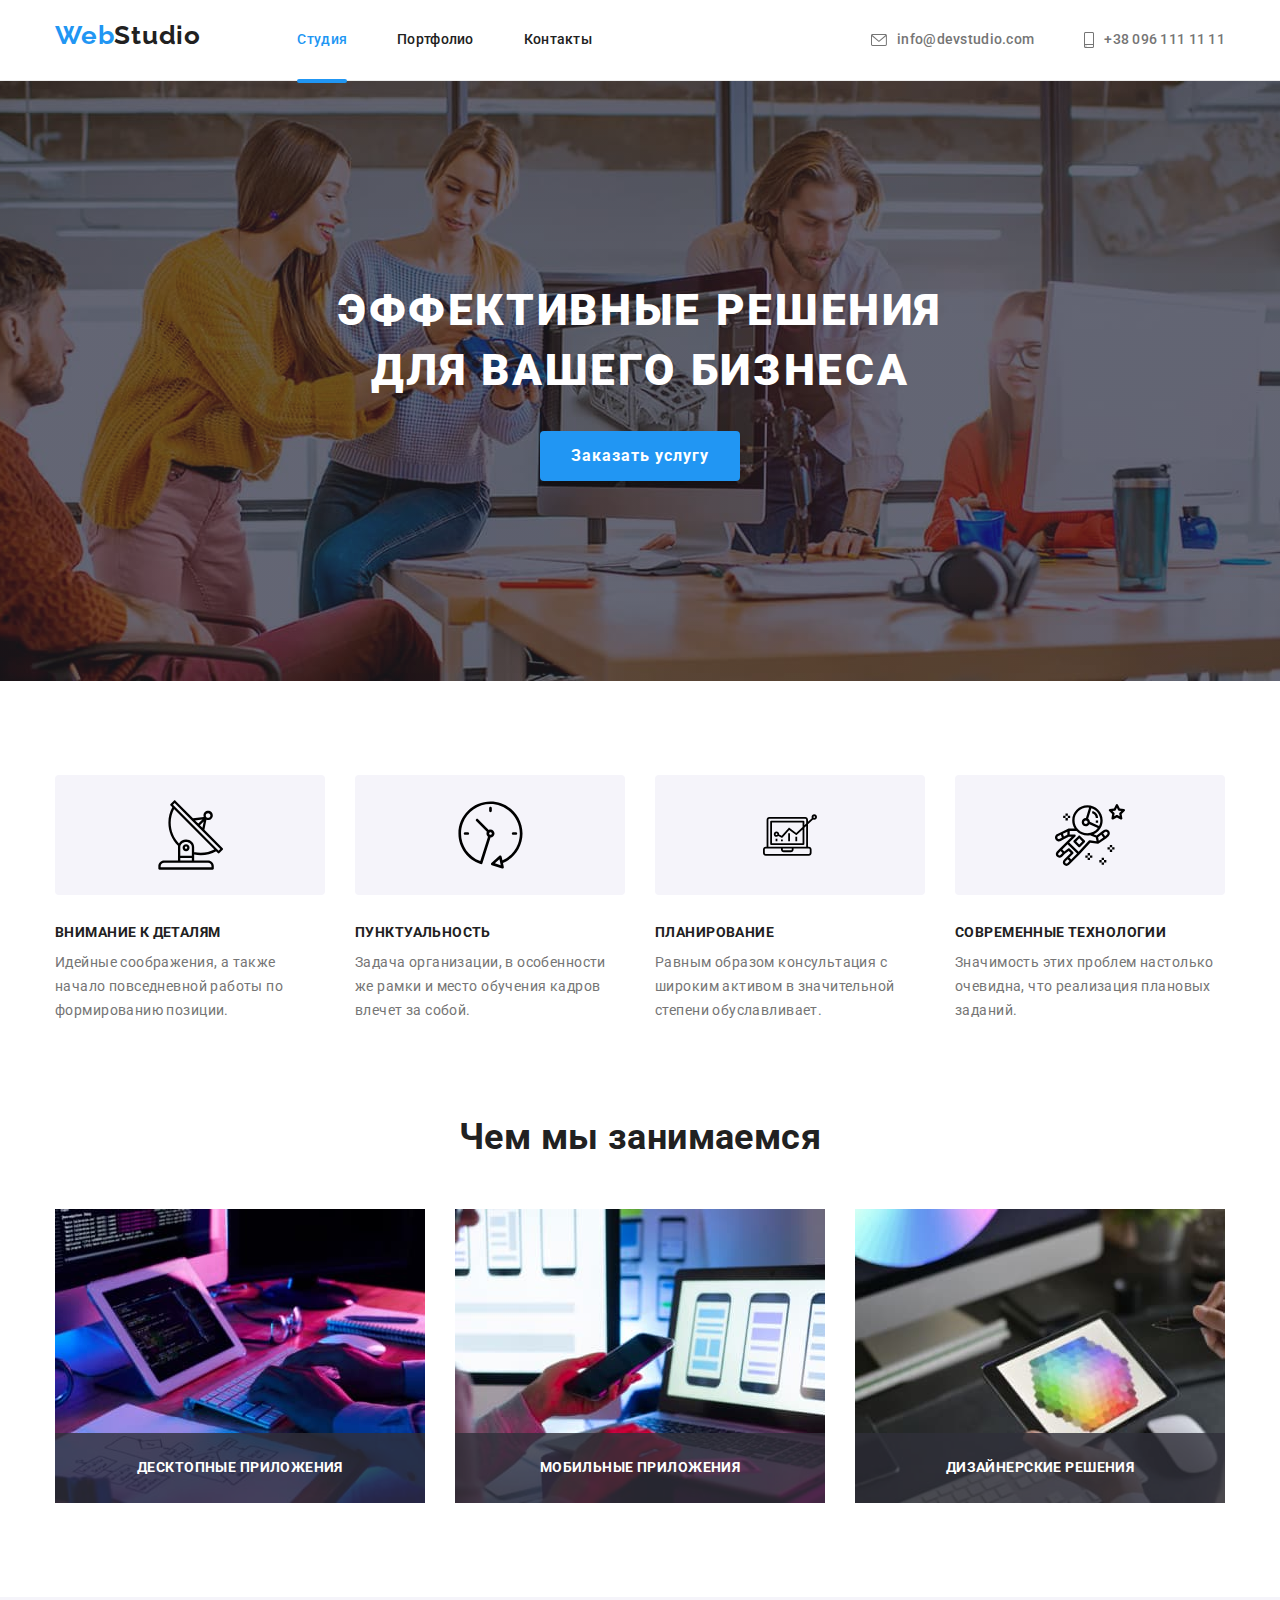
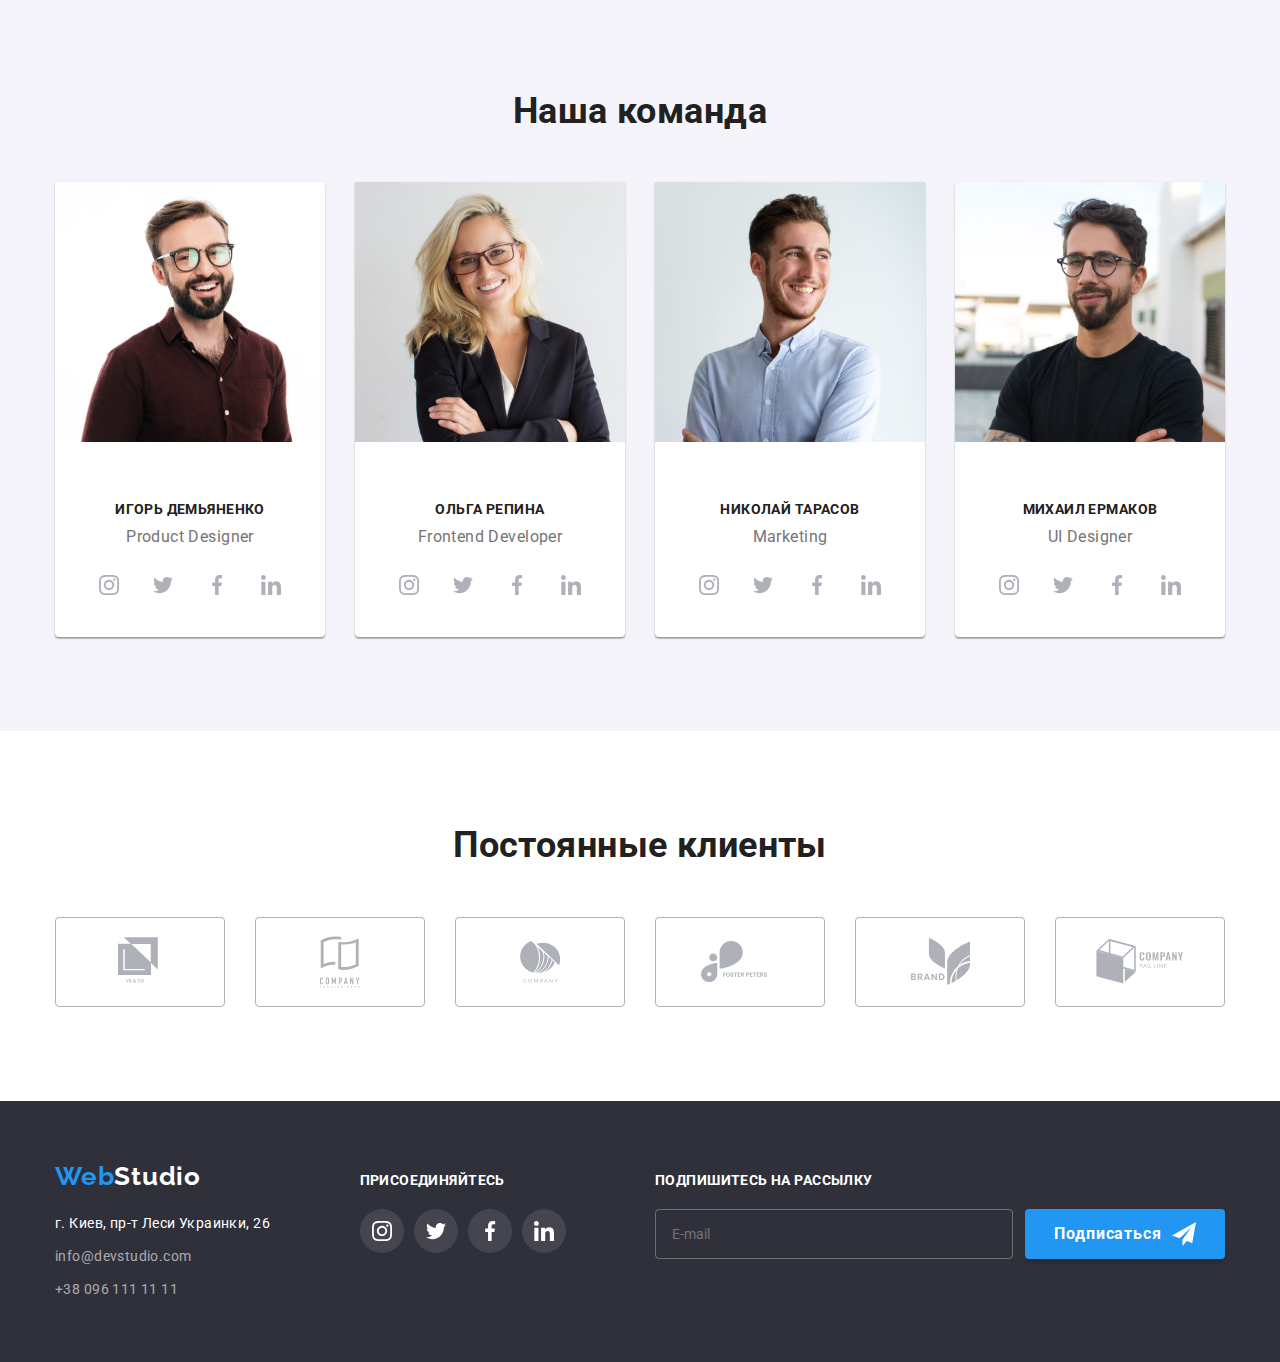
<file: index.html>
<!DOCTYPE html>
<html lang="ru">
<head>
    <meta charset="UTF-8">
    <meta http-equiv="X-UA-Compatible" content="IE=edge">
    <meta name="viewport" content="width=device-width, initial-scale=1.0">
    <title>WebStydio</title>
    <style> a {text-decoration: none;}</style>
    <link rel="preconnect" href="https://fonts.gstatic.com">
    <link href="https://fonts.googleapis.com/css2?family=Roboto:wght@400;500;700;900&display=swap" rel="stylesheet">
    <link rel="preconnect" href="https://fonts.gstatic.com">
    <link href="https://fonts.googleapis.com/css2?family=Raleway:wght@700&display=swap" rel="stylesheet">
    <link rel="stylesheet" href="./css/main.min.css">
</head>
<body>
    
            
        <header class="header">
            <div class="header__section container">
                <nav class="nav">
                    <a href="" class="nav__logo"> <span class="nav__logo-title">Web</span>Studio</a>
                    <ul class="nav__set">
                        <li class="nav__item"> <a href="index.html" class=" current">Студия</a></li>
                        <li class="nav__item"> <a href="portfolio.html" >Портфолио</a></li>
                        <li class="nav__item"> <a href="" >Контакты</a></li>
                    </ul>
                </nav>
                <ul class="auth">
                    <li class="auth__item">
                         <a class="auth__link" href="mailto:info@devstudio.com">
                            <div class="auth__nav-icon">
                                <svg class="auth__icon" width="16px" height="12px">
                                    <use href="./image/sprite.svg#icon-envelope"></use>
                                </svg>
                                info@devstudio.com
                            </div>
                        </a>
                   
                    </li>
                    <li class="auth__item"> 
                        <a class="auth__link" href="tel:+380961111111">
                            <div class="auth__nav-icon">
                                <svg class="auth__icon" width="10px" height="16px">
                                    <use href="./image/sprite.svg#icon-smartphone"></use>
                                </svg>
                                +38 096 111 11 11
                            </div>
                        </a>
                    </li>
                </ul>
            </div> 
        </header>
        
          
        <main>

            <section class="hero overlay">
                <div class="container">
                    <h1 class="hero__title"> Эффективные решения </br>для вашего бизнеса</h1>
                    <button  data-modal-open type="button" class=" button-active--hero">Заказать услугу</button>
                </div>
            </section>
            
        
            <section class="benefits">
                <div class="container">
                    <h2 class="visually-hidden">Наши преимущества</h2>
                    <ul class="benefits__list">
                        <li class="benefits__item ">
                            <div class="benefits__icon">
                                <svg  width="65px" height="70px">
                                    <use href="./image/sprite.svg#icon-group"></use>
                                </svg>
                            </div>
                            <h3 >Внимание к деталям</h3>
                            <p>Идейные соображения, а также начало повседневной работы по формированию позиции.</p>
                        </li>
                        <li class="benefits__item">
                           <div class="benefits__icon">
                                <svg  width="67px" height="70px">
                                    <use href="./image/sprite.svg#icon-clock"></use>
                                </svg>
                           </div>
                            <h3>Пунктуальность</h3>
                            <p>Задача организации, в особенности же рамки и место обучения кадров влечет за собой.</p>
                        </li>
                        <li class="benefits__item">
                            <div class="benefits__icon">
                                <svg  width="70px" height="54px">
                                    <use href="./image/sprite.svg#icon-diagram"></use>
                                </svg>
                            </div>
                            <h3 >Планирование</h3>
                            <p>Равным образом консультация с широким активом в значительной степени обуславливает.</p>
                        </li>
                        <li class="benefits__item">
                            <div class="benefits__icon">
                                <svg  width="70px" height="70px">
                                    <use href="./image/sprite.svg#icon-astronaut"></use>
                                </svg>
                            </div>
                            <h3 >Современные технологии</h3>
                            <p>Значимость этих проблем настолько очевидна, что реализация плановых заданий.</p>
                        </li>
                    </ul>
                </div>
            </section>          
               

            <section class="work">
                <div class="container">
                    <h2 >Чем мы занимаемся</h2>
                    <ul class="work__item">
                        <li class="work__list"> 
                            <div class="work__thumb">
                                <img src="./image/main/section1/img-0.jpg" alt="программист пишет код компьютером" width="370">
                                <h3 class="work__description">Десктопные приложения</h3>
                            </div>
                        </li>
                        <li class="work__list"> 
                            <div class="work__thumb">
                                <img src="./image/main/section1/img-1.jpg" alt="дизайнер создает образцы" width="370">
                                <h3 class="work__description">Мобильные приложения</h3>
                            </div>
                        </li>
                        <li class="work__list"> 
                            <div class="work__thumb">
                                <img src="./image/main/section1/img-2.jpg" alt="дизайнер подбирает цвет" width="370">
                                <h3 class="work__description">Дизайнерские решения</h3>
                            </div>
                        </li>
                    </ul>
                </div>
            </section>

            
            <section class="teammembers">
                <div class=" container ">
                    <h2 >Наша команда </h2>
                    <ul class="teammembers__list">
                        <li class="teammembers__item">
                            <img src="./image/main/section2/img.jpg" alt="портрет мужчины в очках" width="270">
                            <div class="teammembers__description">
                                <h3>Игорь Демьяненко</h3>
                                <p>Product Designer</p>
                                <ul class="social-icons">
                                    <li class="social-icons__item">
                                        <a href="https://www.instagram.com/?hl=ru" class="social-icons__link" target="_blank" rel="noopener noreferrer">
                                            <svg class="social-icons__svg">
                                                <use href="./image/sprite.svg#icon-instagram"></use>
                                            </svg>
                                        </a>
                                    </li>
                                    <li class="social-icons__item">
                                        <a href="https://twitter.com/login?lang=ru" class="social-icons__link" target="_blank" rel="noopener noreferrer">
                                            <svg class="social-icons__svg">
                                                <use href="./image/sprite.svg#icon-twitter"></use>
                                            </svg>
                                        </a>
                                    </li>
                                    <li class="social-icons__item">
                                        <a href="https://uk-ua.facebook.com" class="social-icons__link" target="_blank" rel="noopener noreferrer">
                                            <svg class="social-icons__svg">
                                                <use href="./image/sprite.svg#icon-facebook"></use>
                                            </svg>
                                        </a>
                                    </li>
                                    <li class="social-icons__item">
                                        <a href="https://www.linkedin.com" class="social-icons__link" target="_blank" rel="noopener noreferrer">
                                            <svg class="social-icons__svg">
                                                <use href="./image/sprite.svg#icon-linkedin"></use>
                                            </svg>
                                        </a>
                                    </li>
                                </ul>
                            </div>
        
                        <li class="teammembers__item">
                            <img src="./image/main/section2/img-1.jpg" alt="портрет женщины в очках" width="270">
                            <div class="teammembers__description">
                                <h3>Ольга Репина</h3>
                                <p>Frontend Developer</p>
                                <ul class="social-icons">
                                    <li class="social-icons__item">
                                        <a href="https://www.instagram.com/?hl=ru" class="social-icons__link" target="_blank" rel="noopener noreferrer">
                                            <svg class="social-icons__svg">
                                                <use href="./image/sprite.svg#icon-instagram"></use>
                                            </svg>
                                        </a>
                                    </li>
                                    <li class="social-icons__item">
                                        <a href="https://twitter.com/login?lang=ru" class="social-icons__link" target="_blank"
                                            rel="noopener noreferrer">
                                            <svg class="social-icons__svg">
                                                <use href="./image/sprite.svg#icon-twitter"></use>
                                            </svg>
                                        </a>
                                    </li>
                                    <li class="social-icons__item">
                                        <a href="https://uk-ua.facebook.com" class="social-icons__link" target="_blank" rel="noopener noreferrer">
                                            <svg class="social-icons__svg">
                                                <use href="./image/sprite.svg#icon-facebook"></use>
                                            </svg>
                                        </a>
                                    </li>
                                    <li class="social-icons__item">
                                        <a href="https://www.linkedin.com" class="social-icons__link" target="_blank" rel="noopener noreferrer">
                                            <svg class="social-icons__svg">
                                                <use href="./image/sprite.svg#icon-linkedin"></use>
                                            </svg>
                                        </a>
                                    </li>
                                </ul>
                            </div>
                        </li>
                    
                        <li class="teammembers__item">
                            <img src="./image/main/section2/img-2.jpg" alt="портрет мужчины в логубий рубашке" width="270">
                            <div class="teammembers__description">
                                <h3>Николай Тарасов</h3>
                                <p>Marketing</p>
                                <ul class="social-icons">
                                    <li class="social-icons__item">
                                        <a href="https://www.instagram.com/?hl=ru" class="social-icons__link" target="_blank" rel="noopener noreferrer">
                                            <svg class="social-icons__svg">
                                                <use href="./image/sprite.svg#icon-instagram"></use>
                                            </svg>
                                        </a>
                                    </li>
                                    <li class="social-icons__item">
                                        <a href="https://twitter.com/login?lang=ru" class="social-icons__link" target="_blank"
                                            rel="noopener noreferrer">
                                            <svg class="social-icons__svg">
                                                <use href="./image/sprite.svg#icon-twitter"></use>
                                            </svg>
                                        </a>
                                    </li>
                                    <li class="social-icons__item">
                                        <a href="https://uk-ua.facebook.com" class="social-icons__link" target="_blank" rel="noopener noreferrer">
                                            <svg class="social-icons__svg">
                                                <use href="./image/sprite.svg#icon-facebook"></use>
                                            </svg>
                                        </a>
                                    </li>
                                    <li class="social-icons__item">
                                        <a href="https://www.linkedin.com" class="social-icons__link" target="_blank" rel="noopener noreferrer">
                                            <svg class="social-icons__svg">
                                                <use href="./image/sprite.svg#icon-linkedin"></use>
                                            </svg>
                                        </a>
                                    </li>
                                </ul>
                            </div>
                        </li>
                    
                        <li class="teammembers__item">
                            <img src="./image/main/section2/img-3.jpg" alt="портрет мужчины в очках и черной футболке" width="270">
                            <div class="teammembers__description">
                                <h3>Михаил Ермаков</h3>
                                <p>UI Designer</p>
                                <ul class="social-icons">
                                    <li class="social-icons__item">
                                        <a href="https://www.instagram.com/?hl=ru" class="social-icons__link" target="_blank" rel="noopener noreferrer">
                                            <svg class="social-icons__svg">
                                                <use href="./image/sprite.svg#icon-instagram"></use>
                                            </svg>
                                        </a>
                                    </li>
                                    <li class="social-icons__item">
                                        <a href="https://twitter.com/login?lang=ru" class="social-icons__link" target="_blank"
                                            rel="noopener noreferrer">
                                            <svg class="social-icons__svg">
                                                <use href="./image/sprite.svg#icon-twitter"></use>
                                            </svg>
                                        </a>
                                    </li>
                                    <li class="social-icons__item">
                                        <a href="https://uk-ua.facebook.com" class="social-icons__link" target="_blank" rel="noopener noreferrer">
                                            <svg class="social-icons__svg">
                                                <use href="./image/sprite.svg#icon-facebook"></use>
                                            </svg>
                                        </a>
                                    </li>
                                    <li class="social-icons__item">
                                        <a href="https://www.linkedin.com" class="social-icons__link" target="_blank" rel="noopener noreferrer">
                                            <svg class="social-icons__svg">
                                                <use href="./image/sprite.svg#icon-linkedin"></use>
                                            </svg>
                                        </a>
                                    </li>
                                </ul>
                            </div>
                        </li>
                    </ul>
                </div>
                
                
             </section>
            <section class="clients">
                <div class="container">
                    <h2 >Постоянные клиенты</h2>
                    <ul class="clients__list">
                        <li class="clients__item">
                            <a href="" class="clients__link">
                                <svg class="clients__svg" width="44px" height="49px">
                                    <use href="./image/sprite.svg#icon-yaco"></use>
                                </svg>
                            </a>
                            
                        </li>
                        <li class="clients__item">
                            <a href="" class="clients__link">
                                <svg class="clients__svg" width="40px" height="52px">
                                    <use href="./image/sprite.svg#icon-companytagline"></use>
                                </svg>
                            </a>
                        </li>
                        <li class="clients__item">
                            <a href="" class="clients__link">
                                <svg class="clients__svg" width="41px" height="42px">
                                    <use href="./image/sprite.svg#icon-company"></use>
                                </svg>
                            </a>
                        </li>
                        <li class="clients__item">
                            <a href="" class="clients__link">
                                <svg class="clients__svg" width="79px" height="42px">
                                    <use href="./image/sprite.svg#icon-foster"></use>
                                </svg>
                            </a>
                        </li>
                        <li class="clients__item">
                            <a href="" class="clients__link">
                                <svg class="clients__svg" width="59px" height="47px">
                                    <use href="./image/sprite.svg#icon-brand"></use>
                                </svg>
                            </a>
                        </li>
                        <li class="clients__item">
                            <a href="" class="clients__link">
                                <svg class="clients__svg" width="88px" height="45px">
                                    <use href="./image/sprite.svg#icon-tagline"></use>
                                </svg>
                            </a>
                        </li>

                    </ul>
                </div>

            </section>






        </main>

        <!-- Футер -->
        
        <footer class="footer">

            <div class="footer__container container">

                <div class="footer-nav footer__widget">
                        <a href="" class="nav__logo"> <span class="nav__logo-title">Web</span><span class="footer-nav__item">Studio</span></a>
                        <address class="footer-nav__address-text">
                        <a  class="footer-nav__link" href="https://goo.gl/maps/hkrQfzcAVthY6jmx7" target="_blank">г. Киев, пр-т Леси Украинки, 26</a>
                        <ul class="footer-nav__list">
                            <li class="mail "> <a class="mail__item" href="mailto:info@devstudio.com">info@devstudio.com</a></li>
                            <li class="tel "> <a class="tel__item" href="tel:+380961111111">+38 096 111 11 11</a></li>
                        </ul>
                    </address>
                </div>  
            

                <div class="social footer__widget">
                    <h3 class="title-icons">присоединяйтесь</h3>
                    <ul class="social-icons ">
                        <li class="social-icons__item">
                            <a href="https://www.instagram.com/?hl=ru" class="social-icons__link" target="_blank" rel="noopener noreferrer">
                                <svg class="social-icons__svg social-icons__svg--footer">
                                    <use href="./image/sprite.svg#icon-instagram"></use>
                                </svg>
                            </a>
                        </li>
                        <li class="social-icons__item">
                            <a href="https://twitter.com/login?lang=ru" class="social-icons__link" target="_blank" rel="noopener noreferrer">
                                <svg class="social-icons__svg social-icons__svg--footer">
                                    <use href="./image/sprite.svg#icon-twitter"></use>
                                </svg>
                            </a>
                        </li>
                        <li class="social-icons__item">
                            <a href="https://uk-ua.facebook.com" class="social-icons__link" target="_blank" rel="noopener noreferrer">
                                <svg class="social-icons__svg social-icons__svg--footer">
                                    <use href="./image/sprite.svg#icon-facebook"></use>
                                </svg>
                            </a>
                        </li>
                        <li class="social-icons__item">
                            <a href="https://www.linkedin.com" class="social-icons__link" target="_blank" rel="noopener noreferrer">
                                <svg class="social-icons__svg social-icons__svg--footer">
                                    <use href="./image/sprite.svg#icon-linkedin"></use>
                                </svg>
                            </a>
                        </li>
                    </ul>
                </div>

                <div class=" footer-form footer__widget">
                    <h3 class="title-form">Подпишитесь на рассылку</h3>
                    <form >
                        <div class="footer-form__field">
                            <input class="footer-form__mail" type="email" name="mail" placeholder="E-mail">
                            <button type="submit" class=" button-active--footer">Подписаться
                                <svg class="footer-form__svg" width="24px" height="24px">
                                    <use href="./image/sprite.svg#icon-send"></use>
                                </svg>
                            
                            </button>
                        </div>
                        
                    </form>

                </div>


            </div>
           


        </footer>
        
<!-- модалка -->

        <div class="backdrop is-hidden" data-modal>
            <div class="modal backdrop__modal">

                <button data-modal-close class="modal__button" type="button">
                    <svg class="modal__icon" width="11px" height="11px">
                        <use href="./image/sprite.svg#icon-close"></use>
                    </svg>
                </button>




                <form class=" modal__form">
                    <h2>Оставьте свои данные, мы вам перезвоним</h2>
                    
                    <div class="form">
                        <label for="name" class="form__label">Имя</label>
                        <div class="form__item">
                            <input type="text" class="form__input" name="name" id="name" />
                            <svg class="form__icon" width="18px" height="18px">
                                <use href="./image/sprite.svg#icon-person-black"></use>
                            </svg>
                        </div>
                    </div>
                    
                    
                    <div class="form">
                        <label for="tel" class="form__label">Телефон</label>
                        <div class="form__item">
                            <input type="tel" class="form__input" name="tel" id="tel" />
                            <svg class="form__icon" width="18px" height="18px">
                                <use href="./image/sprite.svg#icon-phone-black"></use>
                            </svg>
                        </div>
                    </div>
                    
                    
                    <div class="form">
                        <label for="mail" class="form__label">Почта</label>
                        <div class="form__item">
                            <input type="email" class="form__input" name="mail" id="mail" />
                            <svg class="form__icon" width="18px" height="18px">
                                <use href="./image/sprite.svg#icon-email-black"></use>
                            </svg>
                        </div>
                    </div>
                    
                    
                    <div class="form">
                        <label for="comment" class="form__label">Комментарий</label>
                        <textarea  class="text-input" name="comment" id="comment" rows="10" placeholder="Введите текст"></textarea>
                        
                    </div>
                    
                    
                    <div class="agreement">
                        
                        <label class="form__label">
                            <input class="agreement__checkbox visually-hidden" type="checkbox" name="agreement" >
                            <span class="agreement__icon"></span>
                            Соглашаюсь с рассылкой и принимаю <a class="agreement__contract" href=""> Условия
                                договора</a>
                        </label>
                    </div>
                    <button type="submit" class="button-active button-active--modal">Отправить</button>
                    
                </form>



        
            </div>
        </div>
    <script src="./js/script.js"></script>
</body>

</html>
</file>
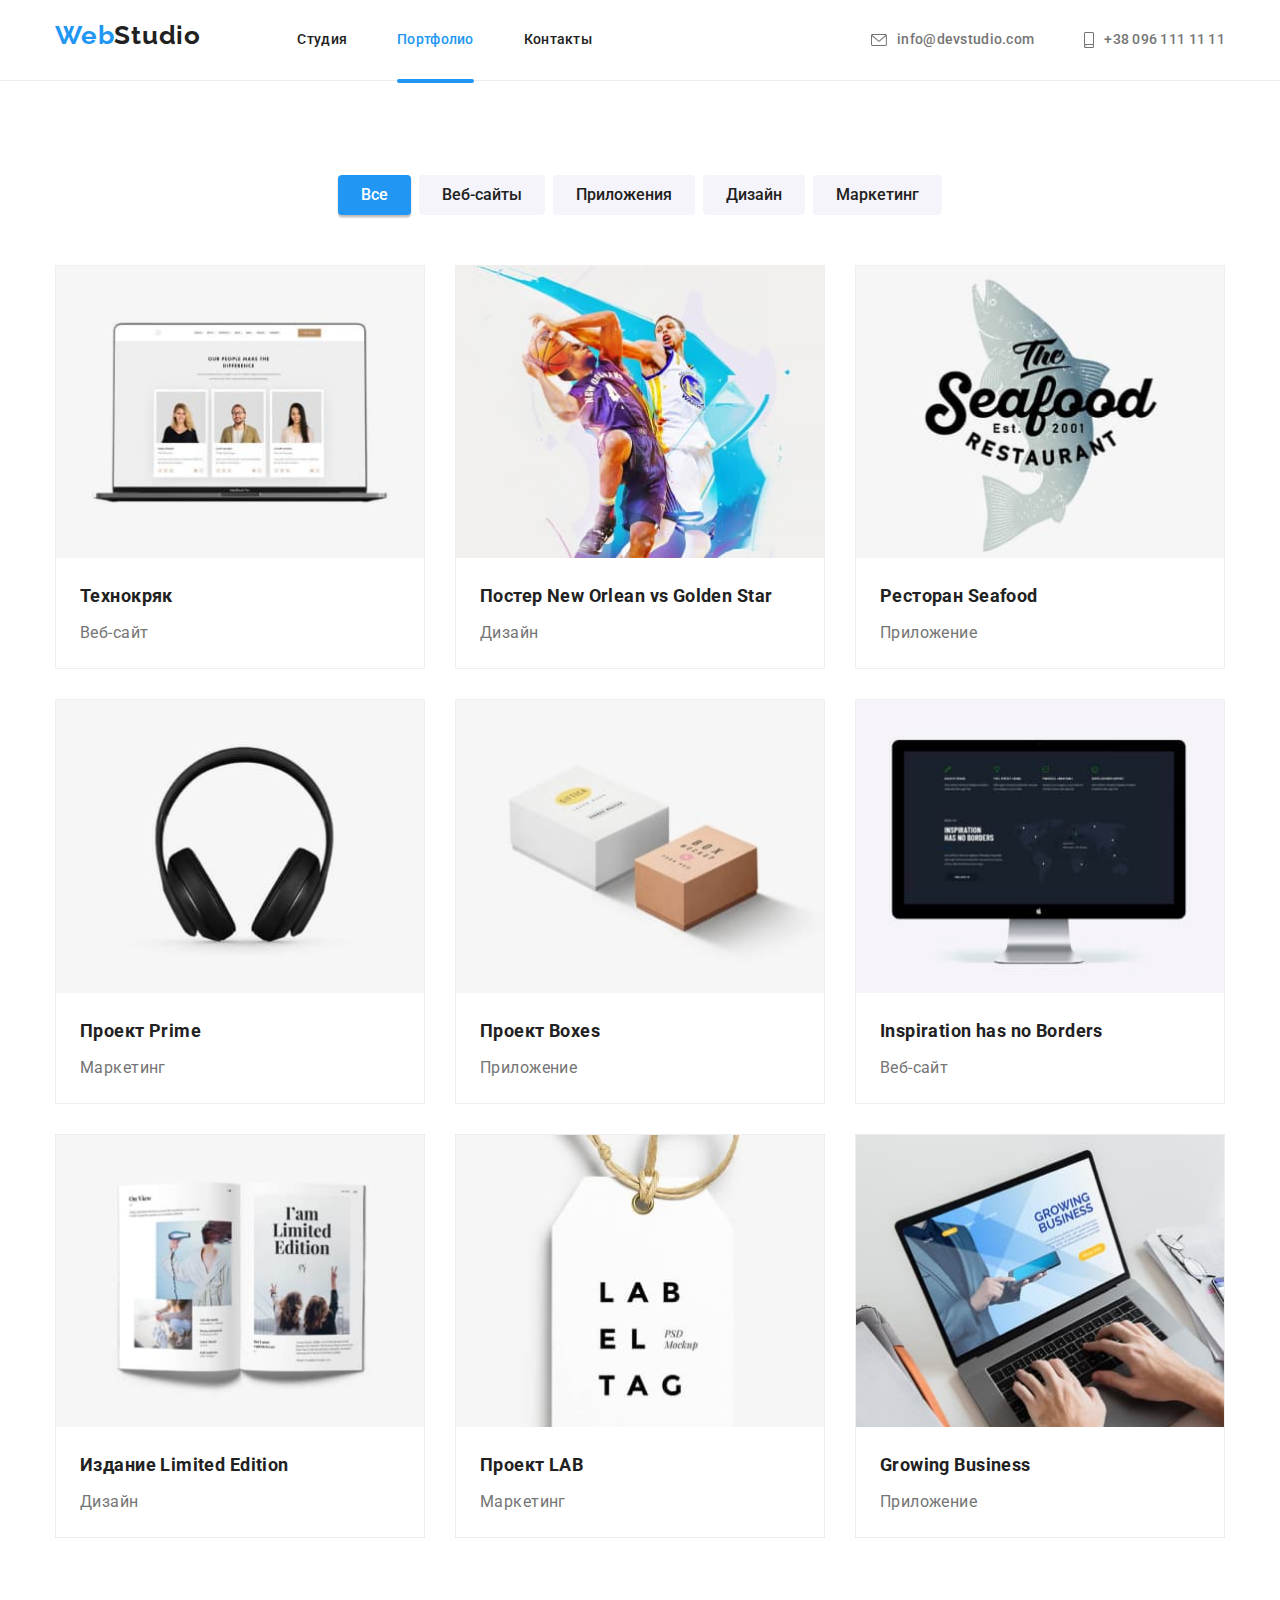
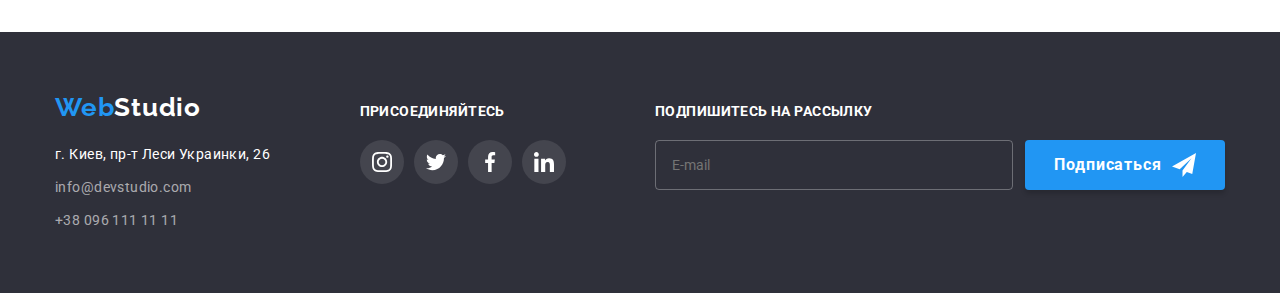
<file: portfolio.html>
<!DOCTYPE html>
<html lang="ru">

<head>
    <meta charset="UTF-8">
    <meta http-equiv="X-UA-Compatible" content="IE=edge">
    <meta name="viewport" content="width=device-width, initial-scale=1.0">
    <title>Portfolio</title>
    <style> a {text-decoration: none;}
    </style>
    <link rel="preconnect" href="https://fonts.gstatic.com">
    <link href="https://fonts.googleapis.com/css2?family=Roboto:wght@400;500;700;900&display=swap" rel="stylesheet">
    <link rel="preconnect" href="https://fonts.gstatic.com">
    <link href="https://fonts.googleapis.com/css2?family=Raleway:wght@700&display=swap" rel="stylesheet">
    <link rel="stylesheet" href="https://cdnjs.cloudflare.com/ajax/libs/modern-normalize/0.2.0/modern-normalize.min.css">
    <link rel="stylesheet" href="./css/main.min.css" />
</head>

<body>
    

        <header class="header">
            <div class="header__section container">
                <nav class="nav">
                    <a href="" class="nav__logo"> <span class="nav__logo-title">Web</span>Studio</a>
                    <ul class="nav__set">
                        <li class="nav__item"> <a href="index.html" >Студия</a></li>
                        <li class="nav__item"> <a href="portfolio.html" class=" current">Портфолио</a></li>
                        <li class="nav__item"> <a href="">Контакты</a></li>
                    </ul>
                </nav>
            <ul class="auth">
                <li class="auth__item">
                    <a class="auth__link" href="mailto:info@devstudio.com">
                        <div class="auth__nav-icon">
                            <svg class="auth__icon" width="16px" height="12px">
                                <use href="./image/sprite.svg#icon-envelope"></use>
                            </svg>
                            info@devstudio.com
                        </div>
                    </a>
            
                </li>
                <li class="auth__item">
                    <a class="auth__link" href="tel:+380961111111">
                        <div class="auth__nav-icon">
                            <svg class="auth__icon" width="10px" height="16px">
                                <use href="./image/sprite.svg#icon-smartphone"></use>
                            </svg>
                            +38 096 111 11 11
                        </div>
                    </a>
                </li>
            </ul>
            </div>
        </header>
        <main>
            <section class="portfolio-section ">
                <div class="container" >
                    <ul class="filters-list">
                        <li class="filters-list__item"> 
                            <button type="button" class="filters-list__button current">Все</button></li>
                        <li class="filters-list__item"> 
                            <button type="button" class="filters-list__button">Веб-сайты</button></li>
                        <li class="filters-list__item"> 
                            <button type="button" class="filters-list__button">Приложения</button></li>
                        <li class="filters-list__item"> 
                            <button type="button" class="filters-list__button">Дизайн</button></li>
                        <li class="filters-list__item">
                            <button type="button" class="filters-list__button">Маркетинг</button></li>
                    
                    
                    </ul>
                    <h1 class="visually-hidden">Работы</h1>
                    
                    <ul class="menu">
                        <li class="menu__item">
                            <a class="menu__img" href="">
                                <div class="thumb" >
                                    <div class="thumb__overlay">
                                        <p class="thumb__text">
                                            Технокряк это современная площадка распространения коронавируса. Компании используют эту платформу для цифрового
                                            шпионажа и атак на защищённые сервера конкурентов.
                                        </p>
                                    </div>
                                    <img src="./image/portfolio/img-1.jpg" alt="Робочий стол" width="370px">
                                </div>
                                <div class="note">
                                    <h2>Технокряк</h2>
                                    <p class="note__item">Веб-сайт</p>
                                </div>
                            </a>
                        </li>
                        
                    
                        <li class="menu__item">
                            <a class="menu__img" href=""> 
                                <div class="thumb">
                                    <div class="thumb__overlay">
                                        <p class="thumb__text">
                                            Технокряк это современная площадка распространения коронавируса. Компании используют эту платформу для цифрового
                                            шпионажа и атак на защищённые сервера конкурентов.
                                        </p>
                                    </div>
                                    <img src="./image/portfolio/img-2.jpg" alt="2 человек играют баскетбол" width="370px"> 
                                </div>
                                <div class="note">
                                    <h2>Постер New Orlean vs Golden Star</h2>
                                    <p class="note__item">Дизайн</p>
                                </div>
                            </a>
                        </li>
                    
                        <li class="menu__item">
                            <a class="menu__img" href=""> 
                                <div class="thumb">
                                    <div class="thumb__overlay">
                                        <p class="thumb__text">
                                            Технокряк это современная площадка распространения коронавируса. Компании используют эту платформу для цифрового
                                            шпионажа и атак на защищённые сервера конкурентов.
                                        </p>
                                    </div>
                                    <img src="./image/portfolio/img-3.jpg" alt="2 человек играют баскетбол" width="370px"> 
                                </div>
                                 <div class="note">
                                    <h2>Ресторан Seafood</h2>
                                    <p class="note__item">Приложение</p>
                                </div>
                            </a>
                        </li>
                    
                        <li class="menu__item">
                            <a class="menu__img" href=""> 
                                <div class="thumb">
                                    <div class="thumb__overlay">
                                        <p class="thumb__text">
                                            Технокряк это современная площадка распространения коронавируса. Компании используют эту платформу для цифрового
                                            шпионажа и атак на защищённые сервера конкурентов.
                                        </p>
                                    </div>
                                    <img src="./image/portfolio/img-4.jpg" alt="2 человек играют баскетбол" width="370px">
                                </div>
                                <div class="note">
                                    <h2>Проект Prime</h2>
                                    <p class="note__item">Маркетинг</p>
                                </div>
                            </a>
                        </li>
                    
                        <li class="menu__item">
                            <a class="menu__img" href=""> 
                                <div class="thumb">
                                    <div class="thumb__overlay">
                                        <p class="thumb__text">
                                            Технокряк это современная площадка распространения коронавируса. Компании используют эту платформу для цифрового
                                            шпионажа и атак на защищённые сервера конкурентов.
                                        </p>
                                    </div>
                                    <img src="./image/portfolio/img-5.jpg" alt="2 человек играют баскетбол" width="370px"> 
                                </div>
                                <div class="note">
                                    <h2>Проект Boxes</h2>
                                    <p class="note__item">Приложение</p>
                                </div>
                            </a>
                        </li>
                    
                        <li class="menu__item">
                            <a class="menu__img" href=""> 
                                <div class="thumb">
                                    <div class="thumb__overlay">
                                        <p class="thumb__text">
                                            Технокряк это современная площадка распространения коронавируса. Компании используют эту платформу для цифрового
                                            шпионажа и атак на защищённые сервера конкурентов.
                                        </p>
                                    </div>
                                    <img src="./image/portfolio/img-6.jpg" alt="2 человек играют баскетбол" width="370px">
                                </div>
                                <div class="note">
                                    <h2>Inspiration has no Borders</h2>
                                    <p class="note__item">Веб-сайт</p>
                                </div>
                            </a>
                        </li>
                    
                        <li class="menu__item">
                            <a class="menu__img" href=""> 
                                <div class="thumb">
                                    <div class="thumb__overlay">
                                        <p class="thumb__text">
                                            Технокряк это современная площадка распространения коронавируса. Компании используют эту платформу для цифрового
                                            шпионажа и атак на защищённые сервера конкурентов.
                                        </p>
                                    </div>
                                    <img src="./image/portfolio/img-7.jpg" alt="2 человек играют баскетбол" width="370px">
                                </div>
                                <div class="note">
                                    <h2>Издание Limited Edition</h2>
                                    <p class="note__item">Дизайн</p>
                                </div>
                            </a>
                        </li>
                    
                        <li class="menu__item">
                            <a class="menu__img" href=""> 
                                <div class="thumb">
                                    <div class="thumb__overlay">
                                        <p class="thumb__text">
                                            Технокряк это современная площадка распространения коронавируса. Компании используют эту платформу для цифрового
                                            шпионажа и атак на защищённые сервера конкурентов.
                                        </p>
                                    </div>
                                    <img src="./image/portfolio/img-8.jpg" alt="2 человек играют баскетбол" width="370px">
                                </div>
                                <div class="note">
                                    <h2>Проект LAB</h2>
                                    <p class="note__item">Маркетинг</p>
                                </div>
                            </a>
                        </li>
                    
                        <li class="menu__item">
                            <a class="menu__img" href=""> 
                                <div class="thumb">
                                    <div class="thumb__overlay">
                                        <p class="thumb__text">
                                             Технокряк это современная площадка распространения коронавируса. Компании используют эту платформу для цифрового
                                             шпионажа и атак на защищённые сервера конкурентов.
                                        </p>
                                    </div>
                                    <img src="./image/portfolio/img-9.jpg" alt="2 человек играют баскетбол" width="370px">
                                </div>
                                <div class="note">
                                    <h2>Growing Business</h2>
                                    <p class="note__item">Приложение</p>
                                </div>
                            </a>
                        </li>
                    </ul>
                </div>
            </section>
        </main>
        <footer class="footer">
        
            <div class="footer__container container">
        
                <div class="footer-nav footer__widget">
                    <a href="" class="nav__logo"> <span class="nav__logo-title">Web</span><span
                            class="footer-nav__item">Studio</span></a>
                    <address class="footer-nav__address-text">
                        <a class="footer-nav__link" href="https://goo.gl/maps/hkrQfzcAVthY6jmx7" target="_blank">г. Киев, пр-т
                            Леси Украинки, 26</a>
                        <ul class="footer-nav__list">
                            <li class="mail "> <a class="mail__item" href="mailto:info@devstudio.com">info@devstudio.com</a>
                            </li>
                            <li class="tel "> <a class="tel__item" href="tel:+380961111111">+38 096 111 11 11</a></li>
                        </ul>
                    </address>
                </div>
        
        
                <div class="social footer__widget">
                    <h3 class="title-icons">присоединяйтесь</h3>
                    <ul class="social-icons ">
                        <li class="social-icons__item">
                            <a href="https://www.instagram.com/?hl=ru" class="social-icons__link" target="_blank"
                                rel="noopener noreferrer">
                                <svg class="social-icons__svg social-icons__svg--footer">
                                    <use href="./image/sprite.svg#icon-instagram"></use>
                                </svg>
                            </a>
                        </li>
                        <li class="social-icons__item">
                            <a href="https://twitter.com/login?lang=ru" class="social-icons__link" target="_blank"
                                rel="noopener noreferrer">
                                <svg class="social-icons__svg social-icons__svg--footer">
                                    <use href="./image/sprite.svg#icon-twitter"></use>
                                </svg>
                            </a>
                        </li>
                        <li class="social-icons__item">
                            <a href="https://uk-ua.facebook.com" class="social-icons__link" target="_blank"
                                rel="noopener noreferrer">
                                <svg class="social-icons__svg social-icons__svg--footer">
                                    <use href="./image/sprite.svg#icon-facebook"></use>
                                </svg>
                            </a>
                        </li>
                        <li class="social-icons__item">
                            <a href="https://www.linkedin.com" class="social-icons__link" target="_blank"
                                rel="noopener noreferrer">
                                <svg class="social-icons__svg social-icons__svg--footer">
                                    <use href="./image/sprite.svg#icon-linkedin"></use>
                                </svg>
                            </a>
                        </li>
                    </ul>
                </div>
        
                <div class=" footer-form footer__widget">
                    <h3 class="title-form">Подпишитесь на рассылку</h3>
                    <form>
                        <div class="footer-form__field">
                            <input class="footer-form__mail" type="email" name="mail" placeholder="E-mail">
                            <button type="submit" class=" button-active--footer">Подписаться
                                <svg class="footer-form__svg" width="24px" height="24px">
                                    <use href="./image/sprite.svg#icon-send"></use>
                                </svg>
        
                            </button>
                        </div>
        
                    </form>
        
                </div>
        
        
            </div>
        
        
        
        </footer>
        
    
</body>

</html>
</file>
<file: css/main.min.css>
/*! modern-normalize v1.0.0 | MIT License | https://github.com/sindresorhus/modern-normalize */*,*::before,*::after{box-sizing:border-box}:root{-moz-tab-size:4;tab-size:4}html{line-height:1.15;-webkit-text-size-adjust:100%}body{margin:0}body{font-family:system-ui,-apple-system,"Segoe UI",Roboto,Helvetica,Arial,sans-serif,"Apple Color Emoji","Segoe UI Emoji"}hr{height:0;color:inherit}abbr[title]{text-decoration:underline dotted}b,strong{font-weight:bolder}code,kbd,samp,pre{font-family:ui-monospace, SFMono-Regular, Consolas, "Liberation Mono", Menlo, monospace;font-size:1em}small{font-size:80%}sub,sup{font-size:75%;line-height:0;position:relative;vertical-align:baseline}sub{bottom:-0.25em}sup{top:-0.5em}table{text-indent:0;border-color:inherit}button,input,optgroup,select,textarea{font-family:inherit;font-size:100%;line-height:1.15;margin:0}button,select{text-transform:none}button,[type="button"],[type="reset"],[type="submit"]{-webkit-appearance:button}::-moz-focus-inner{border-style:none;padding:0}:-moz-focusring{outline:1px dotted ButtonText}:-moz-ui-invalid{box-shadow:none}legend{padding:0}progress{vertical-align:baseline}::-webkit-inner-spin-button,::-webkit-outer-spin-button{height:auto}[type="search"]{-webkit-appearance:textfield;outline-offset:-2px}::-webkit-search-decoration{-webkit-appearance:none}::-webkit-file-upload-button{-webkit-appearance:button;font:inherit}summary{display:list-item}html{box-sizing:border-box}*,*::after,*::before{box-sizing:inherit}h1,h2,h3,h4,h5,h6,p{margin:0;padding:0}ul{padding:0;margin:0;list-style:none}a{text-decoration:none;color:inherit}img{display:block;max-width:100%;height:auto}h2{font-weight:700;font-size:36px;line-height:1.16;text-align:center;color:#212121;padding:0;margin-bottom:50px}h3{margin-top:30px;margin-bottom:10px;font-family:"Roboto",sans-serif;font-weight:700;font-size:14px;line-height:1.14;letter-spacing:0.03em;text-transform:uppercase;color:#212121}body{margin:0;font-family:"Roboto",sans-serif;background-color:#fff;color:#757575;font-size:14px;line-height:1.71;letter-spacing:0.03em}.container{width:1200px;padding-left:15px;padding-right:15px;margin-left:auto;margin-right:auto}.button-active--hero,.button-active--footer,.button-active--modal{font-weight:700;font-size:16px;line-height:1.87;letter-spacing:0.06em;border:1px solid transparent;border-radius:4px;background-color:#2196f3;color:#fff;box-shadow:0px 4px 4px rgba(0,0,0,0.15);cursor:pointer;transition-property:background-color;transition-duration:250ms;transition-timing-function:cubic-bezier(0.4, 0, 0.2, 1)}.title,.title-icons,.title-form{font-family:var(--main-font-family);font-weight:700;font-size:14px;line-height:1.14;text-transform:uppercase;margin-top:0;margin-bottom:20px;color:#ffffff}.visually-hidden{position:absolute !important;clip:rect(1px 1px 1px 1px);clip:rect(1px, 1px, 1px, 1px);padding:0 !important;border:0 !important;height:1px !important;width:1px !important;overflow:hidden}.header{background-color:#fff;border-bottom:1px solid #ececec}.header__section{display:flex;align-items:center;margin-bottom:0}.nav__logo{display:inline-flex;font-family:"Raleway", sans-serif;font-weight:700;font-size:26px;line-height:1.19;letter-spacing:0.03em;color:#212121}.nav__logo-title{color:#2196f3}.nav__set{display:inline-flex;margin-left:93px}.nav__item+.nav__item{margin-left:50px}.nav__set a{transition-property:color;transition-duration:250ms;transition-timing-function:cubic-bezier(0.4, 0, 0.2, 1);display:flex;font-weight:500;font-size:14px;line-height:1.14;letter-spacing:0.02em;color:#212121;padding-top:32px;padding-bottom:32px}.nav__set a:hover,.nav__set a:focus{color:#2196f3}.nav__set .current{color:#2196f3}.nav__set .current{position:relative}.nav .current::after{content:"";display:block;position:absolute;left:0;bottom:-3px;width:100%;height:4px;background-color:#2196f3;border-radius:2px}.auth{display:flex;margin-left:auto;font-family:var(--main-font-family);font-weight:500;font-size:14px;line-height:1.14;letter-spacing:0.02em;color:#757575}.auth__link{transition-property:color;transition-duration:250ms;transition-timing-function:cubic-bezier(0.4, 0, 0.2, 1);display:flex;align-items:center;padding-top:32px;padding-bottom:32px;fill:#757575}.auth__link:hover .auth__icon,.auth__link:focus .auth__icon{fill:#2196f3}.auth__icon{transition-property:color;transition-duration:250ms;transition-timing-function:cubic-bezier(0.4, 0, 0.2, 1);margin-right:10px}.auth__nav-icon{display:inline-flex;align-items:center}.auth__item+.auth__item{margin-left:50px}.auth__link:hover,.auth__link:focus{color:#2196f3}.overlay{max-width:1600px;height:600px;margin-left:auto;margin-right:auto;background-image:linear-gradient(to right, rgba(47,48,58,0.4), rgba(47,48,58,0.4)),url("../image/main/hero/123-1.jpg");background-repeat:no-repeat;background-position:center;background-color:#c4c4c4}.hero{text-align:center;padding-top:200px;padding-bottom:200px;background-color:#2f303a}.hero__title{color:#fff;font-family:"Roboto",sans-serif;text-align:center;font-weight:900;font-size:44px;line-height:1.36;letter-spacing:0.06em;text-transform:uppercase;margin-bottom:30px;max-width:696px;margin:0 auto;margin-bottom:30px}.button-active--hero{width:200px;height:50px}.button-active--hero:hover{background-color:#188ce8}.benefits{padding-top:94px;padding-bottom:94px}.benefits__icon{display:flex;align-items:center;justify-content:center;width:270px;height:120px;background-color:#f5f4fa;border-radius:4px}.benefits__list{display:flex;justify-content:space-between;min-width:270px;margin-bottom:94px;margin:0;padding:0;font-family:"Roboto",sans-serif;font-size:14px;line-height:1.71;letter-spacing:0.03em;color:#757575}.benefits__item:not(:last-child){margin-right:30px}.work{padding-top:0;padding-bottom:94px}.work__item{display:flex;justify-content:space-between;margin:0;padding:0}.work__list:not(:last-child){margin-right:30px}.work__thumb{position:relative}.work__description{display:flex;align-items:center;justify-content:center;position:absolute;bottom:0;left:0;width:370px;height:70px;background-color:rgba(47,48,58,0.8);font-weight:700;font-size:14px;line-height:1.14;text-align:center;text-transform:uppercase;color:#fff;margin:0}.description h3{font-weight:500;font-size:16px;line-height:1.18;text-align:center;color:#212121}.teammembers{background-color:#f5f4fa;text-align:center;padding:94px 0;margin-bottom:0}.teammembers__list{display:flex;justify-content:space-between}.teammembers__item{background-color:#fff;border-radius:0px 0px 4px 4px;box-shadow:0px 1px 3px rgba(0,0,0,0.12),0px 1px 1px rgba(0,0,0,0.14),0px 2px 1px rgba(0,0,0,0.2)}.teammembers__item:not(:last-child){margin-right:30px}.teammembers__item p{max-width:270px;font-size:16px;line-height:1.18;text-align:center;margin-bottom:16px}.teammembers__description{display:block;padding:30px 0}.teammembers__description h3{margin-bottom:10px}.social-icons{display:inline-flex}.social-icons__svg{transition-property:color;transition-duration:250ms;transition-timing-function:cubic-bezier(0.4, 0, 0.2, 1);width:20px;height:20px;fill:#afb1b8}.social-icons__link:hover .social-icons__svg,.social-icons__link:focus .social-icons__svg{fill:#ffffff}.social-icons__link:hover,.social-icons__link:focus{background-color:#2196f3}.social-icons__link{transition-property:background-color;transition-duration:250ms;transition-timing-function:cubic-bezier(0.4, 0, 0.2, 1);display:flex;align-items:center;justify-content:center;background-color:#ffffff;width:44px;height:44px;border-radius:50%}.social-icons__item+.social-icons__item{margin-left:10px}.clients{padding:94px 0}.clients__list{display:inline-flex;flex-wrap:wrap;margin-left:-30px;margin-top:-30px;padding:0}.clients__item{display:flex;align-items:center;justify-content:center;flex-basis:calc((100% - 30px * 6) / 6);margin-left:30px;margin-top:30px;padding:auto}.clients__svg{transition-property:color;transition-duration:250ms;transition-timing-function:cubic-bezier(0.4, 0, 0.2, 1);fill:#afb1b8}.clients__link{display:flex;align-items:center;justify-content:center;transition-property:color;transition-duration:250ms;transition-timing-function:cubic-bezier(0.4, 0, 0.2, 1);border:1px solid #afb1b8;border-radius:4px;width:170px;height:90px}.clients__link:hover .clients__svg,.clients__link:focus .clients__svg{fill:#2196f3}.clients__link:hover,.clients__link:focus{border:1px solid #2196f3}.footer{padding:60px 0;background-color:#2f303a;margin:0}.footer__container{display:flex;justify-content:space-between}.footer__widget{flex-basis:calc((50%-45px) / 2)}.footer__widget:last-child{flex-basis:calc(50%-15px)}.footer__widget .nav__logo{margin-bottom:20px}.footer-nav__item{color:#fff}.footer-nav__address-text{font-family:"Roboto",sans-serif;font-weight:400;font-style:normal;font-size:14px;line-height:1.71;letter-spacing:0.03em;color:#fff}.footer-nav__link{font-family:"Roboto",sans-serif;font-size:14px;line-height:1.71;color:#fff}.footer-nav__list .mail__item{margin-bottom:9px}.footer-nav__list{display:block;text-align:left;margin:9px 0 0 0;padding:0}.footer-nav__list a{color:rgba(255,255,255,0.6)}.footer-nav .mail{margin-bottom:9px}.social,.footer-form{padding-top:12px}.social-icons__link{transition-property:background-color;transition-duration:250ms;transition-timing-function:cubic-bezier(0.4, 0, 0.2, 1);background-color:rgba(255,255,255,0.1)}.social-icons__link:hover,.social-icons:focus{background-color:#2196f3}.social-icons__svg--footer{fill:#fff}.footer-form__field{display:flex}.footer-form__mail{border:1px solid rgba(255,255,255,0.3);max-width:358px;padding:15px 295px 15px 16px;border-radius:4px;background-color:transparent;margin-right:12px;color:rgba(255,255,255,0.6)}.footer-form__svg{margin-left:10px}.button-active--footer{display:inline-flex;align-items:center;justify-content:center;min-width:200px;min-height:50px}.button-active--footer:hover{background-color:#188ce8}.backdrop{transition-property:opacity;transition-duration:250ms;transition-timing-function:cubic-bezier(0.4, 0, 0.2, 1);position:fixed;top:0;left:0;width:100%;height:100%;background-color:rgba(0,0,0,0.2);opacity:1}.backdrop.is-hidden{opacity:0;visibility:hidden;pointer-events:none}.modal{position:absolute;max-width:528px;top:50%;left:50%;transform:translate(-50%, -50%);background-color:#fff;box-shadow:0px 1px 3px rgba(0,0,0,0.12),0px 1px 1px rgba(0,0,0,0.14),0px 2px 1px rgba(0,0,0,0.2);border-radius:4px}.modal__icon{display:block;text-align:center}.modal__button{display:flex;align-items:center;justify-content:center;position:absolute;top:8px;right:8px;width:30px;height:30px;background:transparent;border:1px solid rgba(0,0,0,0.1);border-radius:50%;padding:0;cursor:pointer}.modal__button:hover{fill:#2196f3}.modal__form{display:flex;flex-direction:column;justify-content:center;padding:40px}.modal__form h2{font-weight:700;font-size:20px;line-height:1.15;text-align:center;color:#212121;margin-bottom:12px}.form{transition-property:fill;transition-duration:250ms;transition-timing-function:cubic-bezier(0.4, 0, 0.2, 1);display:flex;flex-direction:column}.form:not(:last-child){margin-bottom:10px}.form__item{position:relative}.form:focus-within{fill:#2196f3}.form__input:focus-within{outline:none;border-color:#2196f3;cursor:pointer}.form__icon{position:absolute;top:50%;left:12px;transform:translateY(-50%)}.form__input{border:1px solid border;border:1px solid rgba(33,33,33,0.2);width:448px;height:40px;padding-left:42px;border-radius:4px}.form__label{display:flex;align-items:center;font-size:12px;line-height:1.16;margin-bottom:4px}.text-input:focus-within{outline:none;border-color:#2196f3}.text-input::placeholder{font-size:12px;line-height:1.16;letter-spacing:0.01em;color:rgba(117,117,117,0.5)}.text-input{width:448px;height:120px;padding:12px 16px;border:1px solid rgba(33,33,33,0.2);resize:none;border-radius:4px}.agreement{display:flex;justify-content:center;margin-bottom:30px;margin-top:20px;margin-left:8px}.agreement__checkbox{background-color:#7e61e7;width:16px;height:15px}.agreement__contract{color:#2196f3;text-decoration:underline}.agreement__icon{display:inline-block;width:16px;height:15px;border:2px solid #212121;border-radius:4px;margin-right:7px}.agreement__checkbox:checked+.agreement__icon{border-color:#2196f3;background-color:#2196f3;background-image:url("../image/icon/check.svg");background-size:contain;background-origin:border-box}.button-active--modal{padding:10px 56px;margin-right:auto;margin-left:auto;min-width:200px;min-height:50px}.button-active--modal:hover{background-color:#188ce8}.portfolio-section{background-color:#fff;padding:94px 0}.filters-list{display:flex;justify-content:center;margin:0 0 50px 0;padding:0}.filters-list__button{border:1px solid rgba(0,0,0,0);border-radius:4px;padding:6px 22px;background-color:#f5f4fa;font-family:"Roboto",sans-serif;font-weight:500;font-size:16px;line-height:1.62;color:#212121;cursor:pointer}.filters-list__item{padding:0}.filters-list__item:not(:last-child){padding-right:8px}.filters-list__button{transition-property:background-color;transition-duration:250ms;transition-timing-function:cubic-bezier(0.4, 0, 0.2, 1)}.filters-list__button.current,.filters-list__button.active,.filters-list__button:hover,.filters-list__button:focus{color:#fff;background-color:#2196f3;box-shadow:0px 3px 1px rgba(0,0,0,0.1),0px 1px 2px rgba(0,0,0,0.08),0px 2px 2px rgba(0,0,0,0.12)}h1{font-weight:700;font-size:36px;line-height:1.16;text-align:center;color:#212121}.menu{display:flex;flex-wrap:wrap;margin-left:-30px;margin-top:-30px;padding:0}.menu__item{flex-basis:calc((100% - 90px) / 3);margin-left:30px;margin-top:30px;border:1px solid #eeeeee}.menu__item .menu__img{display:block;margin:0}.menu__img:hover .thumb__overlay,.menu__img:focus .thumb__overlay{background-color:#2196f3;transform:translateY(0)}.menu__item:hover,.menu__item:focus{box-shadow:0px 1px 1px rgba(0,0,0,0.12),0px 4px 4px rgba(0,0,0,0.06),1px 4px 6px rgba(0,0,0,0.16)}.note{border-bottom:none;padding:20px 24px}.note h2{text-align:left;font-weight:700;font-size:18px;line-height:2;color:#212121;padding-bottom:0;margin-bottom:4px}.note__item{font-family:"Roboto",sans-serif;font-size:16px;line-height:1.87;color:#757575}.thumb{position:relative;overflow:hidden}.thumb__overlay{display:flex;align-items:center;justify-content:center;transition-property:transform;transition-duration:250ms;transition-timing-function:cubic-bezier(0.4, 0, 0.2, 1);transition-property:background-color;transition-duration:250ms;transition-timing-function:cubic-bezier(0.4, 0, 0.2, 1);position:absolute;top:0;left:0;width:100%;height:100%;transform:translateY(100%)}.thumb__text{width:322px;font-size:18px;line-height:1.56;color:#fff}
/*# sourceMappingURL=main.min.css.map */
</file>
